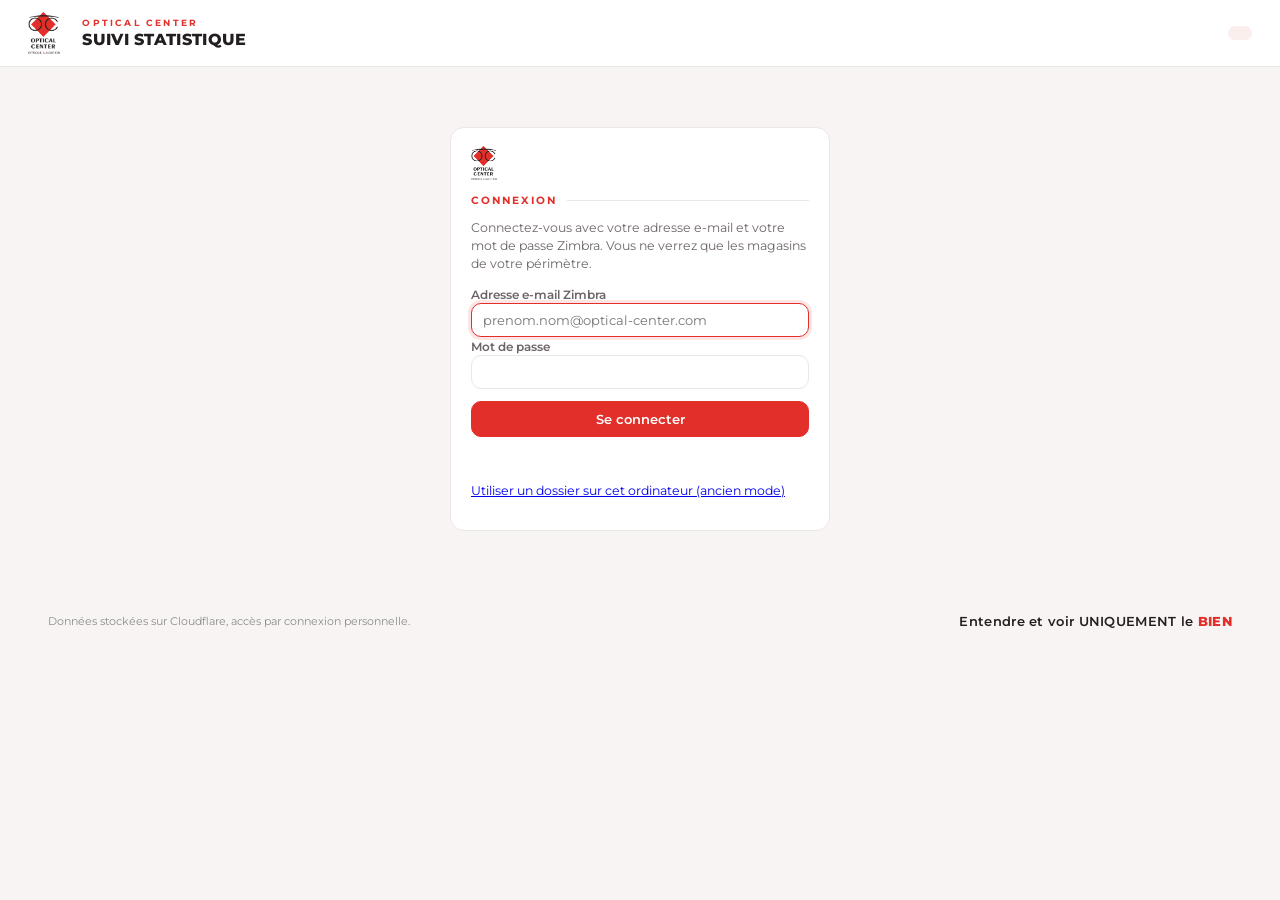
<file: index.html>
<!doctype html>
<html lang="fr">
<head>
<meta charset="utf-8">
<meta name="viewport" content="width=device-width, initial-scale=1, viewport-fit=cover">
<meta name="theme-color" content="#ffffff">
<link rel="manifest" href="manifest.webmanifest">
<link rel="apple-touch-icon" href="assets/apple-touch-icon.png">
<link rel="icon" type="image/png" href="assets/icone-192.png">
<meta name="apple-mobile-web-app-capable" content="yes">
<meta name="mobile-web-app-capable" content="yes">
<meta name="apple-mobile-web-app-title" content="Suivi Stats">
<meta name="apple-mobile-web-app-status-bar-style" content="default">
<title>Suivi statistique</title>
<meta name="robots" content="noindex">
</head>
<body>
<header class="app-head">
  <img class="logo" src="assets/logo-optical-center.png" alt="Optical Center">
  <h1><small>Optical Center</small>Suivi statistique</h1>
  <nav>
    <button data-vue="accueil" class="actif">Accueil</button>
    <button data-vue="import">Import du mois</button>
    <button data-vue="fiches">Fiches magasins</button>
    <button data-vue="cockpits">Cockpits</button>
    <button data-vue="challenges">Managers Leaders &amp; Magasins d’Excellence</button>
    <button data-vue="recrutement" hidden title="Carte des besoins en recrutement (s’ouvre dans un nouvel onglet)">Recrutement ↗</button>
    <button data-vue="reglages">Réglages</button>
  </nav>
  <div class="recherche-globale"><input id="rg-q" type="search" name="recherche-magasin" placeholder="🔍 Magasin, code, manager…" autocomplete="off" autocorrect="off" autocapitalize="off" spellcheck="false" data-lpignore="true" data-1p-ignore readonly onfocus="this.removeAttribute('readonly')"><div id="rg-res" hidden></div></div>
  <div class="dossier"><span id="etat-dossier">Aucun dossier</span> <a href="#" id="lien-deconnexion" hidden>Déconnexion</a></div>
</header>

<section id="ecran-connexion" hidden>
  <div class="carte connexion">
    <img src="assets/logo-optical-center.png" alt="Optical Center" style="height:34px;margin-bottom:10px">
    <h2>Connexion</h2>
    <p class="aide">Connectez-vous avec votre adresse e-mail et votre mot de passe Zimbra. Vous ne verrez que les magasins de votre périmètre.</p>
    <label>Adresse e-mail Zimbra</label><input id="cx-user" type="email" autocomplete="username" placeholder="prenom.nom@optical-center.com" style="width:100%">
    <label>Mot de passe</label><input id="cx-pass" type="password" autocomplete="current-password" style="width:100%">
    <button class="primaire" id="btn-connexion" style="width:100%;margin-top:12px">Se connecter</button>
    <p class="muted" id="cx-info" style="min-height:1.2em"></p>
    <p class="aide" style="margin-top:14px"><a href="#" id="lien-mode-local">Utiliser un dossier sur cet ordinateur (ancien mode)</a></p>
  </div>
</section>

<main>
  <!-- ACCUEIL -->
  <section class="vue actif" id="vue-accueil">
    <div class="carte" id="carte-mois" hidden>
      <h2>Où en est le mois</h2>
      <div class="ligne-outils"><b id="am-titre"></b><span class="muted" id="am-resume"></span><button class="primaire" id="am-import" style="margin-left:auto">Aller à l'import</button></div>
      <div id="am-sources" class="sources-mois"></div>
      <div id="am-releve"></div>
    </div>
    <div class="carte" id="carte-anomalies" hidden>
      <div class="ligne-outils"><h2 style="margin:0">Anomalies à corriger</h2><span class="muted" id="an-resume"></span><button id="an-maj" style="margin-left:auto">Actualiser</button></div>
      <p class="aide">Contrôle des saisies terrain (Kaizen, Suivi magasin, bilans de passage) de votre périmètre : ce qu’un magasin aurait sinon dû signaler lui-même. Recalculé à chaque ouverture de l’accueil.</p>
      <div id="an-liste"></div>
    </div>
    <div class="carte">
      <h2>Ce qui bouge</h2>
      <p class="aide" id="cb-info"></p>
      <div class="ligne-outils">
        <select id="cb-mode"><option value="n1">Évolution du CA vs N-1 (cumul depuis janvier)</option><option value="mois">Positionnement vs mois précédent</option></select>
        <select id="cb-pays"><option value="">Tous les pays</option></select>
        <select id="cb-type"><option value="">Succursales et franchises</option><option>Succursale</option><option>Franchise</option></select>
      </div>
      <div class="grille2" style="margin-top:12px">
        <div><h3 class="cb-titre hausse">En tête</h3><div id="cb-haut"></div></div>
        <div><h3 class="cb-titre baisse">À surveiller</h3><div id="cb-bas"></div></div>
      </div>
    </div>
  </section>

  <!-- ACTIONS DE L'ANNÉE -->
  <!-- CHALLENGES -->
  <section class="vue" id="vue-challenges">
    <div class="carte">
      <div class="ligne-outils">
        <select id="chg-mois"></select>
        <select id="chg-pays"><option value="FRANCE">France</option><option value="">Toutes les succursales</option></select>
        <select id="chg-ar"><option value="">Tous les AR</option></select>
        <input id="chg-q" type="search" placeholder="Rechercher un magasin…" style="flex:1;min-width:160px">
        <span class="seg-btn"><button id="chg-v-saisie" class="actif">Saisie</button><button id="chg-v-cockpit">Cockpit</button></span>
        <button class="primaire" id="chg-pdf" hidden>PDF (A3 paysage)</button>
      </div>
      <p class="aide" id="chg-info"></p>
    </div>
    <div class="carte"><div id="chg-apercu"></div></div>
  </section>

  <!-- IMPORT -->
  <section class="vue" id="vue-import">
    <div class="carte" id="carte-dossier-requis" hidden>
      <h2>Choisir le dossier de travail</h2>
      <p class="aide">Sélectionne ton dossier « Suivi Stats » dans Dropbox. L'appli y lit le référentiel et les objectifs, et y enregistre chaque mois. Aucune donnée n'est envoyée en ligne.</p>
      <button class="primaire" id="btn-dossier">Choisir le dossier…</button>
      <button id="btn-autoriser" hidden>Autoriser l'accès au dossier</button>
    </div>

    <div class="carte">
      <div class="ligne-outils">
        <h2 style="margin:0">Mois traité</h2>
        <select id="imp-mois"></select>
        <select id="imp-annee"></select>
        <span class="muted" id="imp-info"></span>
      </div>
    </div>

    <div class="grille2">
      <div class="carte">
        <h2>1. Fichiers reçus</h2>
        <p class="aide">Dépose en vrac les ZIP Cosium (les 4 mails de chaque serveur), les Excel (marges, renta salariale, taux d'indus, Confidence, rentabilités, avis Google, External Relations) et la liste des avoirs. L'appli reconnaît chaque fichier.</p>
        <details class="aide" style="margin:-4px 0 10px"><summary><b>Export RH</b> : à déposer une seule fois, dans bilan-passage › Import (rappel de fin de mois) ; il est récupéré ici automatiquement.</summary>
          <p style="margin:6px 0 0">Colonnes attendues (8) : <b>Matricule</b> · <b>Codes sites</b> (plusieurs codes séparés par une virgule si multi-sites) · <b>Date d'entrée</b> · <b>Genre</b> · <b>Nom</b> · <b>Prénom</b> · <b>Poste</b> · <b>Date de naissance</b>. Inutiles : Noms sites, Date de départ. Genre et date de naissance ne servent qu'aux indicateurs par magasin (part de femmes, âge moyen), jamais affichés par personne. Un export RH déposé ici reste prioritaire.</p></details>
        <div class="depot" id="depot">Glisse les fichiers ici<br>ou <label style="color:var(--accent-2);cursor:pointer;text-decoration:underline">parcours<input type="file" id="inp-fichiers" multiple hidden></label></div>
        <div class="ligne-outils" id="zone-zimbra" hidden style="margin-top:10px"><button id="btn-zimbra">📥 Récupérer les fichiers reçus par mail</button><span class="muted" id="zimbra-info"></span></div>
        <div class="ligne-outils" style="margin-top:10px"><button id="btn-ocm-claude" title="Ouvre une conversation Claude qui lit l’artefact « Activité OCM » et prépare le fichier ocm-activite_AAAA-MM.json">🚐 Préparer l’activité OC Mobile avec Claude</button><span class="muted" id="ocm-claude-info"></span></div>
        <div class="liste-fichiers" id="liste-fichiers"></div>
      </div>
      <div class="carte">
        <h2>2. Copier-coller</h2>
        <p class="aide">Colle le contenu des pages web (un ou plusieurs mois à la fois).</p>
        <label>Lyleoo</label><textarea id="paste-lyleoo" placeholder="Mois	Profil	Dossiers créés…"></textarea>
        <label>Site internet (les 2 tableaux du mail)</label><textarea id="paste-site" placeholder="#	Panier HT M+verres…"></textarea>
      </div>
    </div>

    <div class="carte" id="carte-confidence" hidden>
      <h2>Listes Confidence prises en compte</h2>
      <div class="chk" id="chk-confidence"></div>
    </div>

    <div class="carte">
      <div class="ligne-outils">
        <label id="lbl-completer" title="Le mois est déjà enregistré : seules les sources déposées sont remplacées, tout le reste est conservé."><input type="checkbox" id="imp-completer"> Compléter le mois déjà enregistré</label>
        <button class="primaire" id="btn-boucler" title="Récupère les fichiers relevés par mail, ajoute les fichiers déposés et les zones collées, calcule puis enregistre (s'arrête si Cosium ou le score santé manquent)">Boucler le mois</button>
        <button id="btn-calculer">Calculer seulement</button>
        <button id="btn-enregistrer" disabled>Enregistrer la photo du mois</button>
        <span class="muted" id="calc-info"></span>
      </div>
      <div class="barre" id="barre-calc" hidden><div></div></div>
    </div>

    <div class="carte" id="carte-rapport" hidden>
      <h2>Rapport de contrôle</h2>
      <table class="statuts" id="tab-sources"></table>
      <h2 style="margin-top:14px">Points à vérifier</h2>
      <ul class="alertes" id="liste-alertes"></ul>
      <details><summary class="muted">Journal détaillé</summary><ul class="alertes" id="liste-journal"></ul></details>
    </div>
  </section>

  <!-- FICHES -->
  <section class="vue" id="vue-fiches">
    <div class="carte">
      <div class="ligne-outils">
        <select id="fi-photo"></select>
        <input id="fi-recherche" placeholder="Rechercher un magasin, un code, un AR…" style="flex:1;min-width:220px">
        <select id="fi-filtre-pays"><option value="">Tous les pays</option></select>
        <select id="fi-filtre-type"><option value="">Succursales et franchises</option><option>Succursale</option><option>Franchise</option></select>
        <select id="fi-filtre-nature"><option value="">Magasins et OC Mobile</option><option value="mag">Magasins</option><option value="ocm">OC Mobile</option></select>
        <select id="fi-langue"><option value="">Langue du magasin</option><option value="fr">Français</option></select>
        <select id="fi-format" autocomplete="off" title="Mise en page de la fiche (le dossier de visite reste en portrait)"><option value="portrait" selected>Portrait</option><option value="paysage">Paysage</option></select>
      </div>
    </div>
    <div class="zone-fiche">
      <div>
        <div class="liste-mag" id="liste-mag"></div>
        <div class="carte" style="margin-top:12px">
          <button id="btn-pdf-un" style="width:100%">PDF de cette fiche</button>
          <button id="btn-visite" style="width:100%;margin-top:8px">Dossier de visite (PDF)</button>
          <button id="btn-visite-voir" style="width:100%;margin-top:8px">Aperçu du dossier de visite</button>
          <button class="primaire" id="btn-pdf-tous" style="width:100%;margin-top:8px">Générer les PDF de la sélection</button>
          <div id="zone-ecrans" hidden style="margin-top:10px;border-top:1px solid var(--line);padding-top:8px">
            <div class="muted" style="font-size:12px;margin-bottom:4px">Écrans magasins (IDdigital) · « Suivi des statistiques »</div>
            <button id="btn-ecran-un" style="width:100%">Envoyer cette fiche sur l’écran du magasin</button>
            <button id="btn-ecran-tous" style="width:100%;margin-top:6px">Envoyer les fiches de la sélection sur les écrans</button>
            <div class="muted" id="ecran-info" style="font-size:12px;margin-top:4px"></div>
          </div>
          <div class="barre" id="barre-pdf" hidden><div></div></div>
          <p class="aide" id="pdf-info"></p>
        </div>
      </div>
      <div class="apercu" id="apercu"><p class="muted" style="padding:20px">Choisis un mois enregistré puis un magasin.</p></div>
    </div>
  </section>

  <!-- COCKPITS -->
  <section class="vue" id="vue-cockpits">
    <div class="carte">
      <div class="ligne-outils">
        <select id="ck-photo"></select>
        <select id="ck-perim" style="min-width:280px"></select>
        <select id="ck-theme"></select>
        <select id="ck-tri"><option value="code">Tri : code</option><option value="nom">Tri : nom</option><option value="__theme">Tri : indicateur principal</option></select>
        <button id="ck-sel-btn" hidden>Magasins affichés</button>
        <button id="ck-conf-btn" hidden>Listes Confidence</button>
        <a id="ck-ocm-lien" class="bouton" href="https://claude.ai/artifact/8aWDTheYdauLap1Z2U4mMZ" target="_blank" rel="noopener" hidden title="Artefact « Activité OCM » (Antsroute, CA Cosium, CA potentiel)">Activité OCM ↗</a>
        <span style="flex:1"></span>
        <button id="ck-print">Imprimer (A3 paysage)</button>
        <button class="primaire" id="ck-pdf">PDF</button>
      </div>
      <div id="ck-conf" class="ck-sel" hidden>
        <p class="aide">Choisissez les listes Confidence à afficher (6 au maximum) ; le taux « Global » est calculé sur les listes choisies. <span id="ck-conf-portee"></span></p>
        <div class="chk" id="ck-conf-liste"></div>
      </div>
      <div id="ck-sel" class="ck-sel" hidden>
        <p class="aide">Décochez les magasins (ou un pays / un groupe entier) à retirer de ce cockpit. Le choix est mémorisé pour ce périmètre, sur cet ordinateur. <a href="#" id="ck-sel-tout">Tout réafficher</a></p>
        <div id="ck-sel-liste"></div>
      </div>
      <p class="aide" id="ck-info"></p>
    </div>
    <div class="apercu ck-apercu" id="ck-apercu"><p class="muted" style="padding:20px">Choisis un mois enregistré, un périmètre puis un thème.</p></div>
    <!-- 11/11/2026 : Actions de l’année = thème de « Réseau – vue Siège » (plus d’onglet propre) -->
    <div id="ck-actions" hidden>
    <div class="carte">
      <div class="ligne-outils">
        <select id="ac-mois" hidden></select>
        <span style="flex:1"></span>
        <button id="ac-param" hidden>Paramétrer les actions</button>
        <button class="primaire" id="ac-pdf">PDF (A3 paysage)</button>
      </div>
      <p class="aide" id="ac-info"></p>
      <div id="ac-editeur" hidden></div>
    </div>
    <div class="ck-cadre"><div id="ac-apercu"></div></div>
    </div>
  </section>

  <!-- RÉGLAGES -->
  <section class="vue" id="vue-reglages">
    <div class="grille2">
      <div class="carte">
        <h2>Référentiel magasins</h2>
        <p class="aide" id="ref-info">—</p>
        <div class="ligne-outils">
          <label class="muted">Importer (Excel)<input type="file" id="inp-ref" accept=".xlsx,.xls"></label>
          <button id="btn-export-ref">Exporter en Excel</button> <span class="muted" id="ref-info-import"></span>
        </div>
      </div>
      <div class="carte">
        <h2>Objectifs</h2>
        <p class="aide" id="obj-info">—</p>
        <div class="ligne-outils">
          <button class="primaire" id="btn-edit-obj">Modifier les objectifs</button>
          <label class="muted">Importer (Excel)<input type="file" id="inp-obj" accept=".xlsx,.xls"></label>
          <button id="btn-export-obj">Exporter en Excel</button>
        </div>
        <div id="obj-editeur" hidden style="margin-top:12px">
          <p class="aide">Une ligne par pays (succursales) et par franchisé (sinon la ligne du pays s’applique). Pourcentages en %. Les cases modifiées passent en jaune ; rien n’est pris en compte avant « Enregistrer ». L’année est celle choisie dans l’import du mois.</p>
          <div class="ligne-outils"><input id="obj-filtre" type="search" placeholder="Filtrer (pays, franchisé)…" style="flex:1;min-width:180px"><button id="obj-ajout">+ Ajouter un franchisé</button><button class="primaire" id="obj-enr">Enregistrer</button><button id="obj-ann">Fermer sans enregistrer</button></div>
          <div style="overflow:auto;max-height:70vh;margin-top:8px"><table id="obj-table"></table></div>
          <p class="muted" id="obj-edit-info"></p>
        </div>
      </div>
      <div class="carte mode-local">
        <h2>Avis Google – Worker</h2>
        <p class="aide">La clé reste sur cet ordinateur (jamais dans le code publié).</p>
        <input id="w-url" placeholder="https://zimbra-relay.….workers.dev" style="width:100%;margin-bottom:6px">
        <input id="w-cle" type="password" placeholder="Clé X-Store-Token" style="width:100%;margin-bottom:6px">
        <button id="btn-w-save">Enregistrer</button> <button id="btn-w-test">Tester</button> <span class="muted" id="w-info"></span>
      </div>
      <div class="carte">
        <h2>Objectifs de la vue Siège</h2>
        <p class="aide">Fixés chaque année (année sélectionnée dans « Mois traité ») : objectif groupe, sites internet (devise locale), OC Mobile, taux de MdC.</p>
        <div class="ligne-outils" id="siege-champs"></div>
        <button id="btn-siege" style="margin-top:8px">Enregistrer</button> <span class="muted" id="siege-info"></span>
      </div>
      <div class="carte">
        <h2>Taux de change (cockpits multi-devises)</h2>
        <p class="aide">Valeur d'une unité en euros, utilisée seulement pour les totaux qui mélangent plusieurs devises (vue Siège, International). Mise à jour automatique le 1er de chaque mois (cours de référence BCE) ; une saisie manuelle reste possible.</p>
        <div class="ligne-outils" id="taux-champs"></div>
        <button id="btn-taux" style="margin-top:8px">Enregistrer les taux</button> <button id="btn-taux-maj" style="margin-top:8px" hidden>Mettre à jour maintenant (BCE)</button> <span class="muted" id="taux-info"></span>
      </div>
      <div class="carte">
        <h2>Score santé & bilans de passage</h2>
        <p class="aide mode-cloud-seul">Lus directement dans zimbra-relay par le lien interne, sans autre connexion. Ils sont aussi relus à chaque calcul du mois.</p>
        <div class="mode-local">
        <p class="aide">Identifiant Zimbra personnel, comme pour le dashboard bilan-passage (la session est partagée, valable 12 h). Le mot de passe n'est jamais enregistré.</p>
        <input id="s-user" placeholder="prenom.nom@optical-center.com" style="width:100%;margin-bottom:6px" autocomplete="username">
        <input id="s-pass" type="password" placeholder="Mot de passe Zimbra" style="width:100%;margin-bottom:6px" autocomplete="current-password">
        <button id="btn-s-login">Se connecter</button> <span class="muted" id="s-info"></span>
        </div>
        <div style="margin-top:8px"><select id="s-maj-mois" title="Mois enregistré à mettre à jour"></select> <button id="btn-s-maj">Mettre à jour le score santé et les bilans de passage</button> <span class="muted" id="s-maj-info"></span></div>
      </div>
      <div class="carte" id="carte-iddigital" hidden>
        <h2>Écrans magasins (IDdigital)</h2>
        <p class="aide">Connexion à IDdigital avec la clé rangée dans Cloudflare. Le test ne fait que lire la liste des magasins équipés : rien n'est envoyé aux écrans.</p>
        <button id="btn-idd-test">Tester la connexion</button> <span class="muted" id="idd-info"></span>
        <div id="idd-resultat" style="margin-top:8px;max-height:320px;overflow:auto"></div>
      </div>
      <div class="carte" id="carte-liens" hidden>
        <h2>Recrutement</h2>
        <p class="aide">Adresse de la carte des besoins en recrutement. L’onglet « Recrutement » l’ouvre dans un nouvel onglet ; il n’apparaît que si une adresse est enregistrée. L’adresse est gardée sur Cloudflare (pas dans le code public).</p>
        <input id="lien-recrutement" type="url" style="width:100%" placeholder="https://script.google.com/macros/s/…/exec">
        <div style="margin-top:6px"><button id="btn-liens">Enregistrer</button> <span class="muted" id="liens-info"></span></div>
      </div>
      <div class="carte" id="carte-paris" hidden>
        <h2>Cockpit Paris</h2>
        <p class="aide">Codes des magasins du cockpit « Paris » (même contenu que les cockpits par AR). Séparez les codes par des virgules.</p>
        <textarea id="paris-codes" rows="3" style="width:100%"></textarea>
        <div style="margin-top:6px"><button id="btn-paris">Enregistrer</button> <span class="muted" id="paris-info"></span></div>
      </div>
      <div class="carte" id="carte-moment" hidden>
        <h2>Indicateur du moment</h2>
        <p class="aide">Affiche A3 du réseau succursales France (Cockpits › France – succursales › « Indicateur du moment ») : un indicateur seul ou un thème de 2 à 4 indicateurs, avec votre message du mois.</p>
        <div class="ligne-outils" style="gap:16px"><label><input type="radio" name="mo-mode" value="seul"> Un indicateur</label><label><input type="radio" name="mo-mode" value="theme"> Un thème</label></div>
        <div id="mo-z-seul" style="margin-top:8px"><label>Indicateur <select id="mo-ind"></select></label></div>
        <div id="mo-z-theme" style="margin-top:8px"><label>Thème <select id="mo-theme"></select></label></div>
        <div id="mo-z-perso" style="margin-top:8px"><label>Titre <input id="mo-titre" type="text" placeholder="ex. Productivité" style="width:220px"></label><div id="mo-perso" style="margin-top:6px;display:flex;flex-wrap:wrap;gap:6px"></div></div>
        <div style="margin-top:8px"><label>Message du mois <input id="mo-message" type="text" maxlength="120" placeholder="ex. Chaque monture de marque compte !" style="width:min(520px,100%)"></label></div>
        <div style="margin-top:8px"><button id="btn-moment">Enregistrer</button> <span class="muted" id="mo-info"></span></div>
      </div>
      <div class="carte" id="carte-mur" hidden>
        <h2>Cockpit « Affichage mur »</h2>
        <p class="aide">Recto lisible de loin (cockpits par AR et Paris, thème « Affichage mur ») ; le verso reprend le cockpit complet. Choisissez les 4 indicateurs affichés à côté du positionnement et la couleur du bandeau de chaque AR.</p>
        <div id="mur-indics" class="ligne-outils" style="flex-wrap:wrap;gap:10px"></div>
        <div id="mur-couleurs" style="display:grid;grid-template-columns:repeat(auto-fill,minmax(220px,1fr));gap:6px 14px;margin-top:10px"></div>
        <div style="margin-top:8px"><button id="btn-mur">Enregistrer</button> <span class="muted" id="mur-info"></span></div>
      </div>
      <div class="carte" id="carte-pins" hidden>
        <h2>Accès magasins (code PIN)</h2>
        <p class="aide">Pour les applis utilisées en magasin (Pour être dans le vert, Suivi magasin, Kaizen) : un code à 6 chiffres par magasin, envoyé par mail sur la boîte du magasin et saisi une seule fois par poste. Régénérer un code déconnecte les postes du magasin.</p>
        <div class="ligne-outils"><input id="pin-filtre" type="search" placeholder="Filtrer (magasin, code, animateur)…" style="flex:1"><label class="muted"><input type="checkbox" id="pin-sans"> sans code seulement</label> <label class="muted"><input type="checkbox" id="pin-sans-poste"> sans poste enregistré</label></div>
        <div id="pin-liste" class="tableau-acces" style="max-height:340px;overflow:auto;margin-top:8px"></div>
        <details style="margin-top:14px"><summary style="cursor:pointer"><b>Clé partagée : qui l’utilise encore ?</b> <span class="muted" id="cle-resume"></span></summary>
          <p class="aide">Appels des 14 derniers jours qui n’utilisent que l’ancienne clé partagée (sans poste enregistré ni connexion). Quand cette liste est vide ou ne contient plus que des cas compris, la clé pourra être fermée.</p>
          <div id="cle-usage" class="tableau-acces"></div></details>
        <div style="margin-top:10px"><button id="pin-tout">Tout cocher (liste affichée)</button> <button class="primaire" id="pin-generer">Générer et envoyer par mail</button> <span class="muted" id="pin-info"></span></div>
        <div id="pin-resultat" style="margin-top:8px"></div>
      </div>
      <div class="carte" id="carte-acces" hidden>
        <h2>Accès des équipes</h2>
        <p class="aide">Chaque personne se connecte avec son adresse et son mot de passe Zimbra. Elle ne voit que les magasins de son périmètre et ne peut rien modifier. Un compte désactivé perd l'accès immédiatement.</p>
        <div id="acces-liste" class="tableau-acces"></div>
        <button id="btn-acces-nouveau" style="margin-top:10px">+ Ajouter une personne</button>
        <div id="acces-form" hidden style="margin-top:14px;border-top:1px solid var(--line);padding-top:14px">
          <div class="grille2">
            <div><label>Adresse e-mail Zimbra</label><input id="ac-email" type="email" placeholder="prenom.nom@optical-center.com" style="width:100%"></div>
            <div><label>Nom affiché</label><input id="ac-nom" placeholder="Prénom Nom" style="width:100%"></div>
          </div>
          <label style="margin-top:10px">Type de magasins</label>
          <div class="chk"><label><input type="checkbox" class="ac-type" value="Succursale" checked> Succursales</label><label><input type="checkbox" class="ac-type" value="Franchise" checked> Franchises</label></div>
          <label style="margin-top:10px"><input type="checkbox" id="ac-tous"> Tous les pays, AR et franchisés</label>
          <div id="ac-perim">
            <label style="margin-top:10px">Pays</label><div class="chk" id="ac-pays"></div>
            <label style="margin-top:10px">Animateurs régionaux (AR)</label><div class="chk" id="ac-ar"></div>
            <label style="margin-top:10px">Directeurs pays</label><div class="chk" id="ac-dp"><span class="muted">Aucun directeur pays dans le référentiel</span></div>
            <label style="margin-top:10px">Franchisés / groupes</label><div class="chk" id="ac-groupes"></div>
            <div class="grille2" style="margin-top:10px">
              <div><label>Magasins ajoutés (codes séparés par des virgules)</label><input id="ac-codes" style="width:100%" placeholder="ex. 1302, 1303"></div>
              <div><label>Magasins exclus (codes)</label><input id="ac-exclure-codes" style="width:100%"></div>
            </div>
          </div>
          <label style="margin-top:10px">Écrans visibles</label>
          <div class="chk"><label><input type="checkbox" class="ac-ecran" value="fiches" checked> Fiches magasins</label><label><input type="checkbox" class="ac-ecran" value="cockpits" checked> Cockpits</label><label><input type="checkbox" class="ac-ecran" value="actions"> Actions de l’année</label><label><input type="checkbox" class="ac-ecran" value="challenges"> Managers Leaders &amp; Magasins d’Excellence</label><label><input type="checkbox" class="ac-ecran" value="recrutement"> Recrutement</label></div>
          <label style="margin-top:10px"><input type="checkbox" id="ac-actif" checked> Compte actif</label>
          <p class="muted" id="ac-apercu"></p>
          <button class="primaire" id="btn-acces-enregistrer">Enregistrer</button> <button id="btn-acces-annuler">Annuler</button>
          <span class="muted" id="ac-info"></span>
        </div>
        <details style="margin-top:14px"><summary class="muted" style="cursor:pointer">Dernières connexions</summary><div id="acces-journal" class="tableau-acces"></div></details>
      </div>
      <div class="carte" id="carte-diffusion" hidden>
        <h2>Diffusion mensuelle par mail</h2>
        <p class="aide">Chaque destinataire reçoit, depuis ta boîte Zimbra, un PDF A3 avec ses écrans du mois : <b>rien ne part sans ton clic sur « Envoyer maintenant »</b> (envoi automatique désactivé pour le moment). Les PDF sont préparés automatiquement quand tu enregistres la photo du mois ; tu peux aussi les régénérer ici.</p>
        <div id="dif-liste"></div>
        <div class="ligne-outils" style="margin-top:10px"><select id="dif-mois"></select><button id="dif-generer">Générer les PDF</button><button id="dif-test">M’envoyer un test</button><button class="primaire" id="dif-envoyer">Envoyer maintenant</button><button id="dif-rappel" title="Le rappel part automatiquement le 1er de chaque mois à 9 h">M’envoyer le rappel du 1er</button><button id="dif-rappel27" title="Le rappel part automatiquement le 27 de chaque mois à 9 h">M’envoyer le rappel du 27</button><button id="dif-rappel25" title="Rappel envoyé automatiquement le 25 à 9 h à chaque AR des succursales France (entretiens restants, Kaizen) ; le test vous envoie seulement ce que chacun recevrait">Tester le rappel du 25 aux AR</button><span class="muted" id="dif-info"></span></div>
      </div>
      <div class="carte" id="carte-nettoyage" hidden>
        <h2>Cloudflare – nettoyage du stockage</h2>
        <p class="aide">Repère ce qui se trouve à la racine du stockage en dehors des dossiers utilisés par l’appli (config, donnees, diffusion, sorties, releve), par exemple une ancienne copie mal rangée. Rien n’est supprimé sans votre confirmation ; la suppression est définitive.</p>
        <button id="btn-nettoyage-analyser">Analyser</button> <button id="btn-nettoyage-suppr" style="background:#B91C1C;color:#fff;border-color:#B91C1C" hidden>Supprimer la sélection…</button>
        <div id="nettoyage-liste" class="muted" style="margin-top:8px"></div>
      </div>
      <div class="carte" id="carte-cloud" hidden>
        <h2>Cloudflare – reprise du dossier Dropbox</h2>
        <p class="aide">Copie tout le contenu du dossier « Suivi Stats » (référentiel, objectifs, mois enregistrés, fichiers reçus) vers Cloudflare. Les PDF du dossier sorties ne sont pas copiés (ils se régénèrent). À faire une fois ; peut être relancé sans risque (les fichiers sont remplacés).</p>
        <button class="primaire" id="btn-copie-cloud">Choisir le dossier Suivi Stats et copier…</button>
        <p class="muted" id="copie-info"></p>
      </div>
      <div class="carte">
        <h2>Reprises de l'année</h2>
        <p class="aide" id="rep-info">Cumuls déjà chargés pour l'année (Lyleoo, OCM, site internet, avis Google).</p>
        <label class="muted">Importer un fichier de reprise (.json)<input type="file" id="inp-reprise" accept=".json"></label>
      </div>
    </div>
  </section>
</main>
<footer class="app-pied"><span id="pied-stockage">Données stockées sur Cloudflare, accès par connexion personnelle.</span><span class="slogan">Entendre et voir UNIQUEMENT le <b>BIEN</b></span></footer>

<div id="bandeau-maj" hidden><span>Une nouvelle version de l'appli est disponible.</span><button class="primaire" id="btn-maj">Mettre à jour</button></div>
<script>
/* Chargement versionné : version.json (jamais en cache) fixe la version ; chaque fichier est demandé avec ?v=version,
 * ce qui force le navigateur à prendre les nouveaux fichiers dès qu'une version est publiée.
 * Toutes les 3 minutes et au retour sur l'onglet, l'appli revérifie version.json et propose « Mettre à jour ». */
(function () {
  var FICHIERS = ['lib/xlsx.full.min.js', 'lib/jszip.min.js', 'lib/jspdf.umd.min.js', 'lib/html2canvas.min.js', 'js/engine/cosium.js', 'js/engine/hub.js', 'js/engine/sources.js', 'js/engine/lyleoo.js', 'js/engine/ocm.js', 'js/engine/site.js', 'js/engine/equipe.js', 'js/pipeline.js', 'js/fiche.js', 'js/visite.js', 'js/cockpit.js', 'js/actions.js', 'js/challenges.js', 'js/mlme-cockpit.js', 'js/store.js', 'js/app.js'];
  function charger(v) {
    window.APP_VERSION = v;
    var q = v ? '?v=' + encodeURIComponent(v) : '';
    var l = document.createElement('link'); l.rel = 'stylesheet'; l.href = 'css/app.css' + q; document.head.appendChild(l);
    FICHIERS.forEach(function (f) { var s = document.createElement('script'); s.src = f + q; s.async = false; document.body.appendChild(s); });
  }
  function lireVersion() { return fetch('version.json?_=' + Date.now(), { cache: 'no-store' }).then(function (r) { return r.ok ? r.json() : null; }).then(function (d) { return d && d.version; }).catch(function () { return null; }); }
  lireVersion().then(function (v) { charger(v || ''); });
  function verifier() { if (!window.APP_VERSION) return; lireVersion().then(function (v) { if (v && v !== window.APP_VERSION) document.getElementById('bandeau-maj').hidden = false; }); }
  setInterval(verifier, 3 * 60 * 1000);
  document.addEventListener('visibilitychange', function () { if (document.visibilityState === 'visible') verifier(); });
  document.getElementById('btn-maj').onclick = function () {
    this.textContent = 'Mise à jour…'; this.disabled = true;
    var base = location.href.split('?')[0].split('#')[0];
    location.href = base + '?_u=' + Date.now() + location.hash;
  };
})();
</script>
</body>
</html>
</file>
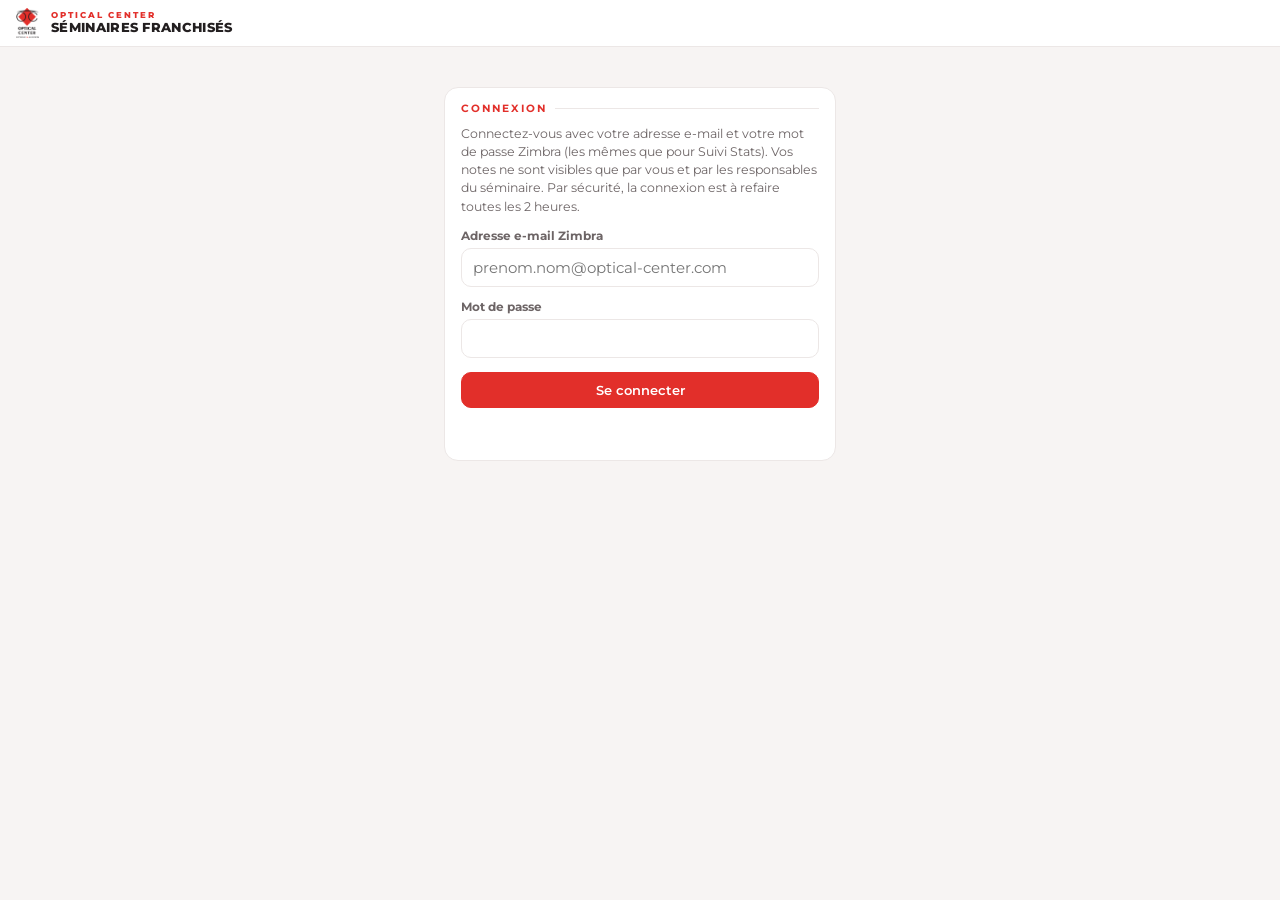
<file: seminaire-franchises/index.html>
<!doctype html>
<html lang="fr">
<head>
<meta charset="utf-8">
<meta name="viewport" content="width=device-width, initial-scale=1, viewport-fit=cover">
<meta name="theme-color" content="#ffffff">
<meta name="robots" content="noindex">
<link rel="manifest" href="manifest.webmanifest">
<link rel="apple-touch-icon" href="../assets/apple-touch-icon.png">
<link rel="icon" type="image/png" href="../assets/icone-192.png">
<meta name="apple-mobile-web-app-capable" content="yes">
<meta name="mobile-web-app-capable" content="yes">
<meta name="apple-mobile-web-app-title" content="Séminaire">
<title>Séminaire franchisés</title>
<link rel="stylesheet" href="sem.css">
</head>
<body>
<header class="entete">
  <img src="../assets/logo-optical-center.png" alt="Optical Center">
  <h1><small>Optical Center</small><span id="titre-edition">Séminaires franchisés</span></h1>
  <button id="btn-seminaires" class="pas-imprimer" hidden title="Revenir à la liste des séminaires">← Séminaires</button>
  <div class="droite"><span id="etat-sync" class="sync hors" hidden></span><br><span id="qui"></span> <a href="#" id="lien-deconnexion" hidden>Déconnexion</a></div>
</header>

<section id="ecran-connexion" hidden>
  <div class="carte">
    <h2>Connexion</h2>
    <p class="aide">Connectez-vous avec votre adresse e-mail et votre mot de passe Zimbra (les mêmes que pour Suivi Stats). Vos notes ne sont visibles que par vous et par les responsables du séminaire. Par sécurité, la connexion est à refaire toutes les 2 heures.</p>
    <label for="cx-user">Adresse e-mail Zimbra</label><input id="cx-user" type="email" autocomplete="username" placeholder="prenom.nom@optical-center.com">
    <label for="cx-pass">Mot de passe</label><input id="cx-pass" type="password" autocomplete="current-password">
    <button class="primaire" id="btn-connexion" style="width:100%;margin-top:14px">Se connecter</button>
    <p class="muted petit" id="cx-info" style="min-height:1.2em"></p>
  </div>
</section>

<section id="ecran-accueil" hidden>
  <div class="accueil">
    <h2 class="titre-accueil">Choisissez un séminaire</h2>
    <div class="grille-sem" id="acc-liste"></div>
    <button id="acc-ouvrir-nouveau" hidden>+ Nouveau séminaire</button>
    <div class="carte" id="acc-nouveau" hidden>
      <h2>Nouveau séminaire</h2>
      <div class="ligne"><div style="flex:1;min-width:110px"><label>Année</label><input id="acc-annee" type="number" min="2024" max="2100"></div><div style="flex:3;min-width:200px"><label>Titre</label><input id="acc-titre"></div></div>
      <div class="ligne"><div style="flex:2;min-width:160px"><label>Lieu</label><input id="acc-lieu" placeholder="Punta Cana…"></div><div style="flex:1;min-width:140px"><label>Du</label><input id="acc-du" type="date"></div><div style="flex:1;min-width:140px"><label>Au</label><input id="acc-au" type="date"></div></div>
      <label>Icône</label><div class="choix-icones" id="acc-icones"></div>
      <label class="ligne" style="font-weight:600"><input type="checkbox" id="acc-reprendre" style="width:auto" checked> Reprendre les sujets proposés, les ateliers et les questions du séminaire précédent</label>
      <div class="ligne" style="margin-top:10px"><button class="primaire" id="acc-creer">Créer le séminaire</button><button id="acc-annuler">Annuler</button><span class="muted petit" id="acc-info"></span></div>
    </div>
  </div>
</section>

<nav class="onglets" id="onglets" hidden>
  <button data-vue="franchises" class="actif"><span>👥</span>Franchisés</button>
  <button data-vue="planning"><span>⏱️</span>Speed dating</button>
  <button data-vue="comptes-rendus"><span>📋</span>Comptes rendus</button>
  <button data-vue="manuscrit"><span>✍️</span>Stylet</button>
  <button data-vue="synthese"><span>📊</span>Synthèse</button>
  <button data-vue="reglages" id="onglet-reglages" hidden><span>⚙️</span>Réglages</button>
</nav>

<div id="bandeau-erreur" class="carte" style="max-width:920px;margin:12px auto 0;border-color:var(--accent);color:var(--accent);font-weight:600" hidden></div>
<main id="principal" hidden>
  <section class="vue actif" id="vue-franchises">
    <div class="carte">
      <h2>Franchisés</h2>
      <input id="fr-q" type="search" placeholder="🔍 Franchisé, magasin, pays…" autocomplete="off">
      <div class="ligne petit" style="margin-top:8px">
        <label class="ligne" style="margin:0;font-weight:600"><input type="checkbox" id="fr-mes" style="width:auto"> Seulement ceux que j'ai préparés ou rencontrés</label>
      </div>
      <div class="liste-fr" id="fr-liste"></div>
      <p class="muted petit" id="fr-source"></p>
    </div>
  </section>

  <section class="vue" id="vue-planning">
    <div class="carte">
      <h2>Mes rendez-vous speed dating</h2>
      <p class="aide">Ajoutez vos 5 à 10 créneaux avant le départ ; touchez un rendez-vous pour saisir l'échange.</p>
      <div id="pl-liste"></div>
      <button class="primaire" id="pl-ajouter" style="width:100%;margin-top:8px">+ Ajouter un rendez-vous</button>
    </div>
    <div class="carte">
      <h2>Mes échanges informels</h2>
      <div id="pl-informels"></div>
    </div>
  </section>

  <section class="vue" id="vue-comptes-rendus">
    <div class="carte pas-imprimer">
      <h2>Comptes rendus des rendez-vous</h2>
      <div class="ligne">
        <input id="cr-q" type="search" placeholder="🔍 Franchisé, mot-clé…" style="flex:2;min-width:180px">
        <select id="cr-auteur" style="flex:1;min-width:160px" hidden></select>
        <select id="cr-type" style="flex:1;min-width:150px"><option value="">Tous les échanges</option><option value="speed">Speed dating</option><option value="informel">Échanges informels</option><option value="manuscrit">Notes au stylet (toutes)</option><option value="seminaire">Notes du séminaire (ateliers…)</option></select>
        <select id="cr-ordre" style="flex:1;min-width:150px"><option value="franchise">Par franchisé</option><option value="date">Par date et heure</option><option value="auteur">Par directeur</option></select>
      </div>
      <div class="ligne" style="margin-top:8px">
        <label class="ligne" style="margin:0;font-weight:600"><input type="checkbox" id="cr-realises" style="width:auto"> Rendez-vous réalisés seulement</label>
        <button class="pousse" id="cr-imprimer">Imprimer / PDF</button>
      </div>
    </div>
    <div id="cr-contenu"></div>
  </section>

  <section class="vue" id="vue-manuscrit">
    <div class="carte">
      <h2>Notes au stylet</h2>
      <p class="aide">Écrivez à main levée avec le stylet (iPad, tablette ou ordinateur tactile). Une note peut être rattachée à un franchisé ; elle apparaît alors dans sa fiche et dans les comptes rendus.</p>
      <button class="primaire" id="ms-nouvelle" style="width:100%">+ Nouvelle note au stylet</button>
      <div id="ms-liste" style="margin-top:10px"></div>
    </div>
  </section>

  <section class="vue" id="vue-synthese">
    <div class="carte pas-imprimer">
      <div class="ligne">
        <select id="sy-auteur" style="flex:1;min-width:180px" hidden></select>
        <button id="sy-excel">Exporter en Excel</button>
        <button id="sy-imprimer">Imprimer</button>
      </div>
    </div>
    <div id="sy-contenu"></div>
  </section>

  <section class="vue" id="vue-reglages">
    <div class="carte">
      <h2>Séminaire de l'année</h2>
      <div class="ligne"><div style="flex:1;min-width:110px"><label>Année</label><select id="rg-annee" disabled></select></div><div style="flex:3;min-width:220px"><label>Titre</label><input id="rg-titre"></div></div>
      <label>Icône (page d'accueil)</label><div class="choix-icones" id="rg-icones"></div>
      <div class="ligne"><div style="flex:2;min-width:160px"><label>Lieu</label><input id="rg-lieu"></div><div style="flex:1;min-width:140px"><label>Du</label><input id="rg-du" type="date"></div><div style="flex:1;min-width:140px"><label>Au</label><input id="rg-au" type="date"></div></div>
      <label>Sujets proposés (un par ligne)</label><textarea id="rg-sujets" rows="6"></textarea>
      <label>Ateliers et moments du séminaire (un par ligne)</label>
      <p class="aide">Proposés pour rattacher une note au stylet au séminaire plutôt qu'à un franchisé (plénière, ateliers, interventions…).</p>
      <textarea id="rg-moments" rows="4"></textarea>
      <label>Sujet central de l'année</label><input id="rg-central">
      <label>Questions du sujet central</label>
      <p class="aide">Une question par ligne : <b>libellé | type | options séparées par des virgules</b>. Types : choix (une réponse), etiquettes (plusieurs), texte.</p>
      <textarea id="rg-questions" rows="7"></textarea>
      <div class="ligne" style="margin-top:10px"><button class="primaire" id="rg-enregistrer">Enregistrer</button><span class="muted petit" id="rg-info"></span></div>
    </div>
    <div class="carte">
      <h2>Participants et planning</h2>
      <p class="aide">Les participants sont les franchisés (personnes) ; chacun peut être associé à un groupe du référentiel pour afficher ses chiffres. Chaque colonne du planning doit être associée au compte du directeur qui fait les rendez-vous.</p>
      <div class="ligne">
        <div style="flex:1;min-width:150px"><label>Date des speed dating</label><input id="pp-date" type="date"></div>
        <div style="flex:2;min-width:220px"><label>Importer</label><div class="ligne"><button id="pp-imp-json">Fichier de départ (.json)</button><button id="pp-imp-xlsx">Développement 2030 (.xlsx)</button></div></div>
      </div>
      <input type="file" id="pp-fic-json" accept=".json,application/json" hidden><input type="file" id="pp-fic-xlsx" accept=".xlsx,.xls" hidden>
      <p class="muted petit" id="pp-imp-info"></p>
      <label>Planning</label>
      <div class="defile" id="pp-planning"></div>
      <label>Participants</label>
      <div class="ligne"><input id="pp-q" type="search" placeholder="🔍 Rechercher" style="flex:1;min-width:160px"><button id="pp-auto">Associer automatiquement aux groupes</button></div>
      <div class="defile" id="pp-participants" style="max-height:60vh;overflow:auto"></div>
      <datalist id="pp-groupes"></datalist>
      <div class="ligne" style="margin-top:10px"><button class="primaire" id="pp-enregistrer">Enregistrer</button><span class="muted petit" id="pp-info"></span></div>
    </div>
    <div class="carte">
      <h2>Comptes</h2>
      <p class="aide">Directeur / AR : voit tous les franchisés et ne voit que ses propres notes. Responsable : voit toutes les notes et gère ces réglages. Les administrateurs de Suivi Stats sont responsables d'office. Connexion avec l'adresse Zimbra, à refaire toutes les 2 heures.</p>
      <div class="defile" id="cp-liste"></div>
      <div class="ligne" style="margin-top:10px">
        <input id="cp-nom" placeholder="Prénom Nom" style="flex:1;min-width:140px">
        <input id="cp-email" type="email" placeholder="prenom.nom@optical-center.com" style="flex:2;min-width:200px">
        <select id="cp-role" style="width:auto"><option value="directeur">Directeur / AR</option><option value="responsable">Responsable</option></select>
        <button class="primaire" id="cp-ajouter">Ajouter</button><button id="cp-annuler" hidden>Annuler</button>
      </div>
      <p class="muted petit" id="cp-info"></p>
    </div>
  </section>
</main>

<div id="fenetre"></div>

<script src="../lib/xlsx.full.min.js" defer></script>
<script src="sem.js?v=2026.11.18-6"></script>
</body>
</html>
</file>
<file: seminaire-franchises/sem.css>
html{-webkit-text-size-adjust:100%;text-size-adjust:100%}
@font-face{font-family:"Montserrat";font-style:italic;font-weight:300;font-display:swap;src:url(../assets/fonts/montserrat-latin-300-italic.woff2) format("woff2");unicode-range:U+0000-00FF,U+0131,U+0152-0153,U+02BB-02BC,U+02C6,U+02DA,U+02DC,U+0304,U+0308,U+0329,U+2000-206F,U+20AC,U+2122,U+2191,U+2193,U+2212,U+2215,U+FEFF,U+FFFD}
@font-face{font-family:"Montserrat";font-style:normal;font-weight:300;font-display:swap;src:url(../assets/fonts/montserrat-latin-300-normal.woff2) format("woff2");unicode-range:U+0000-00FF,U+0131,U+0152-0153,U+02BB-02BC,U+02C6,U+02DA,U+02DC,U+0304,U+0308,U+0329,U+2000-206F,U+20AC,U+2122,U+2191,U+2193,U+2212,U+2215,U+FEFF,U+FFFD}
@font-face{font-family:"Montserrat";font-style:normal;font-weight:400;font-display:swap;src:url(../assets/fonts/montserrat-latin-400-normal.woff2) format("woff2");unicode-range:U+0000-00FF,U+0131,U+0152-0153,U+02BB-02BC,U+02C6,U+02DA,U+02DC,U+0304,U+0308,U+0329,U+2000-206F,U+20AC,U+2122,U+2191,U+2193,U+2212,U+2215,U+FEFF,U+FFFD}
@font-face{font-family:"Montserrat";font-style:normal;font-weight:500;font-display:swap;src:url(../assets/fonts/montserrat-latin-500-normal.woff2) format("woff2");unicode-range:U+0000-00FF,U+0131,U+0152-0153,U+02BB-02BC,U+02C6,U+02DA,U+02DC,U+0304,U+0308,U+0329,U+2000-206F,U+20AC,U+2122,U+2191,U+2193,U+2212,U+2215,U+FEFF,U+FFFD}
@font-face{font-family:"Montserrat";font-style:normal;font-weight:600;font-display:swap;src:url(../assets/fonts/montserrat-latin-600-normal.woff2) format("woff2");unicode-range:U+0000-00FF,U+0131,U+0152-0153,U+02BB-02BC,U+02C6,U+02DA,U+02DC,U+0304,U+0308,U+0329,U+2000-206F,U+20AC,U+2122,U+2191,U+2193,U+2212,U+2215,U+FEFF,U+FFFD}
@font-face{font-family:"Montserrat";font-style:normal;font-weight:700;font-display:swap;src:url(../assets/fonts/montserrat-latin-700-normal.woff2) format("woff2");unicode-range:U+0000-00FF,U+0131,U+0152-0153,U+02BB-02BC,U+02C6,U+02DA,U+02DC,U+0304,U+0308,U+0329,U+2000-206F,U+20AC,U+2122,U+2191,U+2193,U+2212,U+2215,U+FEFF,U+FFFD}
@font-face{font-family:"Montserrat";font-style:normal;font-weight:800;font-display:swap;src:url(../assets/fonts/montserrat-latin-800-normal.woff2) format("woff2");unicode-range:U+0000-00FF,U+0131,U+0152-0153,U+02BB-02BC,U+02C6,U+02DA,U+02DC,U+0304,U+0308,U+0329,U+2000-206F,U+20AC,U+2122,U+2191,U+2193,U+2212,U+2215,U+FEFF,U+FFFD}
@font-face{font-family:"Montserrat";font-style:normal;font-weight:400;font-display:swap;src:url(../assets/fonts/montserrat-latin-ext-400-normal.woff2) format("woff2");unicode-range:U+0100-024F,U+0259,U+1E00-1EFF,U+2020,U+20A0-20AB,U+20AD-20C0,U+2113,U+2C60-2C7F,U+A720-A7FF}
@font-face{font-family:"Montserrat";font-style:normal;font-weight:600;font-display:swap;src:url(../assets/fonts/montserrat-latin-ext-600-normal.woff2) format("woff2");unicode-range:U+0100-024F,U+0259,U+1E00-1EFF,U+2020,U+20A0-20AB,U+20AD-20C0,U+2113,U+2C60-2C7F,U+A720-A7FF}
@font-face{font-family:"Montserrat";font-style:normal;font-weight:700;font-display:swap;src:url(../assets/fonts/montserrat-latin-ext-700-normal.woff2) format("woff2");unicode-range:U+0100-024F,U+0259,U+1E00-1EFF,U+2020,U+20A0-20AB,U+20AD-20C0,U+2113,U+2C60-2C7F,U+A720-A7FF}
:root{--bg:#F7F4F3;--panel:#fff;--ink:#231F20;--muted:#8C8C8C;--line:#ECE7E6;--accent:#E22F2A;--ok:#1E8A52;--warn:#D98A00;--soft:#FBEFEE;
  font-family:"Montserrat",Arial,sans-serif;color:var(--ink);background:var(--bg)}
*{box-sizing:border-box}
[hidden]{display:none!important}
html{-webkit-text-size-adjust:100%}
body{margin:0;background:var(--bg);font-size:14px;padding-bottom:calc(70px + env(safe-area-inset-bottom,0px))}
a{color:var(--accent)}
button{font:inherit;font-weight:600;font-size:13px;cursor:pointer;border:1px solid var(--line);background:#fff;border-radius:10px;padding:9px 14px;color:var(--ink)}
button.primaire{background:var(--accent);color:#fff;border-color:var(--accent)}
button.lien{border:none;background:none;color:var(--accent);padding:4px 6px}
button:disabled{opacity:.45}
input,select,textarea{font:inherit;font-size:15px;border:1px solid var(--line);border-radius:10px;padding:9px 11px;background:#fff;color:var(--ink);width:100%}
input:focus,select:focus,textarea:focus{outline:none;border-color:var(--accent);box-shadow:0 0 0 3px rgba(226,47,42,.12)}
textarea{min-height:90px;resize:vertical}
label{display:block;font-size:12px;font-weight:700;color:#6d6566;margin:12px 0 5px}
.entete{position:sticky;top:0;z-index:5;background:#fff;border-bottom:1px solid var(--line);display:flex;align-items:center;gap:12px;padding:calc(8px + env(safe-area-inset-top,0px)) 16px 8px}
.entete img{height:30px}
.entete h1{font-size:13px;margin:0;font-weight:800;text-transform:uppercase;letter-spacing:.3px;line-height:1.2}
.entete h1 small{display:block;font-size:8.5px;letter-spacing:2px;color:var(--accent)}
.entete .droite{margin-left:auto;text-align:right;font-size:11px;color:var(--muted)}
.sync{display:inline-block;padding:2px 8px;border-radius:99px;font-size:10.5px;font-weight:700;background:#E3F2EA;color:var(--ok)}
.sync.attente{background:#FDF1DC;color:var(--warn)}.sync.hors{background:var(--soft);color:var(--accent)}
nav.onglets{position:fixed;bottom:0;left:0;right:0;z-index:6;background:#fff;border-top:1px solid var(--line);display:flex;padding-bottom:env(safe-area-inset-bottom,0px)}
nav.onglets button{flex:1;min-width:0;border:none;border-radius:0;background:none;padding:9px 1px 8px;font-size:9.5px;line-height:1.15;color:#6d6566;display:flex;flex-direction:column;align-items:center;gap:2px}
nav.onglets button span{font-size:19px;line-height:1}
nav.onglets button.actif{color:var(--accent)}
main{max-width:920px;margin:0 auto;padding:14px 14px 20px}
.vue{display:none}.vue.actif{display:block}
.carte{background:#fff;border:1px solid var(--line);border-radius:14px;padding:14px 16px;margin-bottom:12px}
.carte h2{font-size:10.5px;margin:0 0 10px;font-weight:700;color:var(--accent);letter-spacing:2px;text-transform:uppercase;display:flex;align-items:center;gap:8px}
.carte h2::after{content:"";flex:1;height:1px;background:var(--line)}
.muted{color:var(--muted)}.petit{font-size:12px}
.aide{color:#6d6566;font-size:12.5px;line-height:1.45;margin:4px 0 10px}
.ligne{display:flex;gap:8px;align-items:center;flex-wrap:wrap}
.ligne>.pousse{margin-left:auto}
.liste-fr .item{display:flex;align-items:center;gap:10px;padding:11px 4px;border-bottom:1px solid var(--line);cursor:pointer}
.liste-fr .item:last-child{border-bottom:none}
.liste-fr .item b{display:block;font-size:14px}
.liste-fr .item .s{font-size:11.5px;color:var(--muted)}
.liste-fr .item .d{margin-left:auto;text-align:right;font-size:11px;white-space:nowrap}
.pastille{display:inline-block;padding:2px 8px;border-radius:99px;font-size:10.5px;font-weight:700;background:var(--line);color:#6d6566;margin:1px}
.pastille.ok{background:#E3F2EA;color:var(--ok)}.pastille.att{background:#FDF1DC;color:var(--warn)}.pastille.rouge{background:var(--soft);color:var(--accent)}
.chips{display:flex;flex-wrap:wrap;gap:6px}
.chip{border:1px solid var(--line);border-radius:99px;padding:7px 12px;font-size:12.5px;font-weight:600;background:#fff;cursor:pointer;user-select:none}
.chip.on{background:var(--accent);border-color:var(--accent);color:#fff}
.humeur{display:flex;gap:6px}
.humeur button{flex:1;font-size:24px;padding:8px 0;filter:grayscale(1);opacity:.55}
.humeur button.on{filter:none;opacity:1;border-color:var(--accent);background:var(--soft)}
.chiffres{display:grid;grid-template-columns:repeat(3,minmax(0,1fr));gap:8px;margin:6px 0}
.chiffres div{background:var(--bg);border-radius:10px;padding:8px 10px}
.chiffres .v{font-size:16px;font-weight:800;white-space:nowrap}.chiffres .l{font-size:10px;color:var(--muted);text-transform:uppercase;letter-spacing:.8px}
.ok{color:var(--ok)}.ko{color:var(--accent)}
table{width:100%;border-collapse:collapse;font-size:12.5px}
td,th{padding:7px 6px;border-bottom:1px solid var(--line);text-align:left;vertical-align:top}
th{font-size:10px;text-transform:uppercase;letter-spacing:.8px;color:var(--muted);font-weight:700}
.defile{overflow-x:auto}
.note{border:1px solid var(--line);border-radius:12px;padding:10px 12px;margin:8px 0;cursor:pointer}
.note .t{font-size:11px;color:var(--muted);margin-bottom:4px}
.note p{margin:4px 0;white-space:pre-wrap;font-size:13px}
.action-ligne{display:grid;grid-template-columns:1fr;gap:6px;border:1px solid var(--line);border-radius:10px;padding:8px;margin:6px 0}
.barre{display:flex;align-items:center;gap:8px;font-size:12.5px;margin:5px 0}
.barre .n{width:42%;overflow:hidden;text-overflow:ellipsis;white-space:nowrap}
.barre .b{flex:1;height:9px;background:var(--line);border-radius:5px;overflow:hidden}.barre .b i{display:block;height:100%;background:var(--accent)}
.barre .c{width:28px;text-align:right;font-weight:700}
#ecran-connexion{max-width:420px;margin:40px auto;padding:0 14px}
.fond{position:fixed;inset:0;z-index:20;background:var(--bg);overflow:auto;padding:calc(10px + env(safe-area-inset-top,0px)) 0 calc(90px + env(safe-area-inset-bottom,0px))}
.fond .barre-haut{position:sticky;top:0;background:var(--bg);display:flex;gap:8px;align-items:center;padding:6px 14px;z-index:2}
.fond .barre-haut h3{margin:0;font-size:15px}
.fond .contenu{max-width:760px;margin:0 auto;padding:0 14px}
.fond .pied{position:fixed;bottom:0;left:0;right:0;background:#fff;border-top:1px solid var(--line);display:flex;gap:8px;padding:10px 14px calc(10px + env(safe-area-inset-bottom,0px));z-index:3}
.fond .pied button{flex:1}
.lecture{background:#FDF9F8}
@media (min-width:900px){nav.onglets{position:static;border-top:none;border-bottom:1px solid var(--line);justify-content:center}nav.onglets button{flex:0 0 auto;flex-direction:row;font-size:12px;padding:12px 18px;gap:6px}nav.onglets button span{font-size:15px}body{padding-bottom:0}}
@media print{nav.onglets,.entete .droite,.pas-imprimer{display:none!important}body{background:#fff}.carte{break-inside:avoid}}

/* Comptes rendus */
.cr{border:1px solid var(--line);border-radius:14px;background:#fff;padding:12px 14px;margin-bottom:10px;break-inside:avoid;cursor:pointer}
.cr .en-tete{display:flex;gap:8px;align-items:baseline;flex-wrap:wrap}
.cr .en-tete b{font-size:14px}
.cr .meta{font-size:11.5px;color:var(--muted)}
.cr h4{font-size:10px;letter-spacing:1.2px;text-transform:uppercase;color:var(--accent);margin:10px 0 3px}
.cr p{margin:2px 0;white-space:pre-wrap;font-size:13px;line-height:1.45}
.cr table{font-size:12px}
.cr .vignettes{display:flex;gap:6px;flex-wrap:wrap;margin-top:6px}
.cr .vignettes img{width:150px;border:1px solid var(--line);border-radius:6px;background:#fff}
.groupe-cr{font-size:12px;font-weight:800;letter-spacing:1.5px;text-transform:uppercase;margin:16px 4px 6px;color:#6d6566}
/* Stylet */
.ms-item{display:flex;gap:12px;align-items:center;padding:10px 4px;border-bottom:1px solid var(--line);cursor:pointer}
.ms-item img{width:72px;border:1px solid var(--line);border-radius:6px;background:#fff;flex:none}
.ms-item b{display:block}
.outils{display:flex;flex-wrap:wrap;gap:6px;align-items:center;padding:8px 14px;background:var(--bg);position:sticky;top:44px;z-index:2}
.outils button{padding:7px 10px;font-size:13px}
.outils button.on{background:var(--ink);color:#fff;border-color:var(--ink)}
.outils .pastille-couleur{width:26px;height:26px;border-radius:50%;padding:0;border:2px solid #fff;box-shadow:0 0 0 1px var(--line)}
.outils .pastille-couleur.on{box-shadow:0 0 0 2px var(--ink)}
.zone-page{display:flex;justify-content:center;padding:6px 14px 20px}
canvas.page{background:#fff;border-radius:6px;box-shadow:0 2px 12px rgba(0,0,0,.08);touch-action:none;-webkit-user-select:none;user-select:none;-webkit-touch-callout:none}
@media print{.cr{border-color:#ddd}.groupe-cr{margin-top:10px}}

/* Accueil : choix du séminaire */
.accueil{max-width:920px;margin:0 auto;padding:18px 14px 30px}
.titre-accueil{font-size:13px;letter-spacing:2px;text-transform:uppercase;color:var(--accent);margin:6px 4px 14px}
.grille-sem{display:grid;grid-template-columns:repeat(auto-fill,minmax(250px,1fr));gap:14px;margin-bottom:14px}
.carte-sem{background:#fff;border:1px solid var(--line);border-radius:18px;padding:20px 18px;cursor:pointer;display:flex;gap:16px;align-items:center;transition:transform .12s,box-shadow .12s}
.carte-sem:hover{transform:translateY(-2px);box-shadow:0 8px 24px rgba(0,0,0,.07)}
.carte-sem .icone{width:72px;height:72px;border-radius:50%;background:var(--soft);display:flex;align-items:center;justify-content:center;font-size:40px;flex:none;overflow:hidden}
.carte-sem .icone img{width:100%!important;height:100%!important}
.carte-sem b{display:block;font-size:16px;line-height:1.25}
.carte-sem .lieu{font-size:14px;font-weight:700;color:var(--accent);margin-top:3px}
.carte-sem .dates{font-size:12px;color:var(--muted);margin-top:2px}
.choix-icones{display:flex;flex-wrap:wrap;gap:6px}
.choix-icones button{font-size:24px;padding:6px 9px;border-radius:12px}
.choix-icones button.on{border-color:var(--accent);background:var(--soft);box-shadow:0 0 0 2px var(--accent)}
#btn-seminaires{padding:6px 10px;font-size:12px}
</file>
